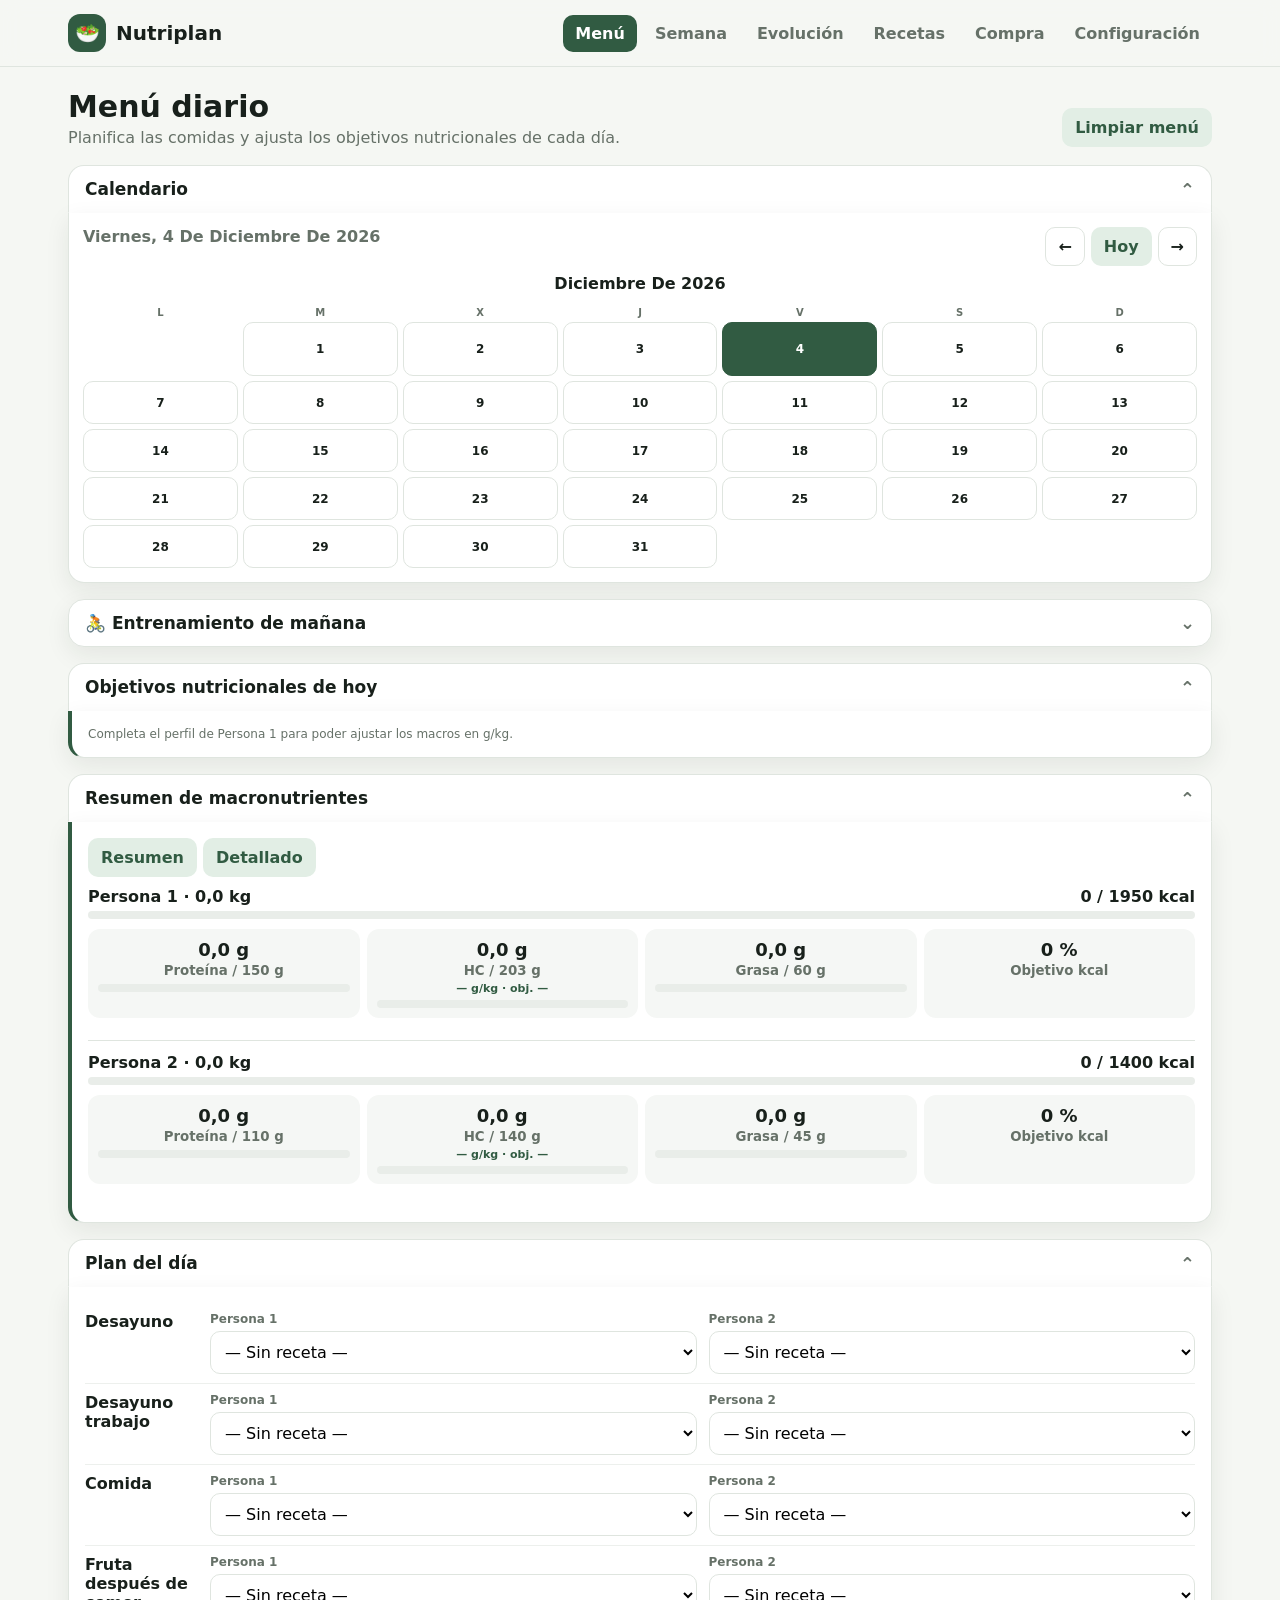
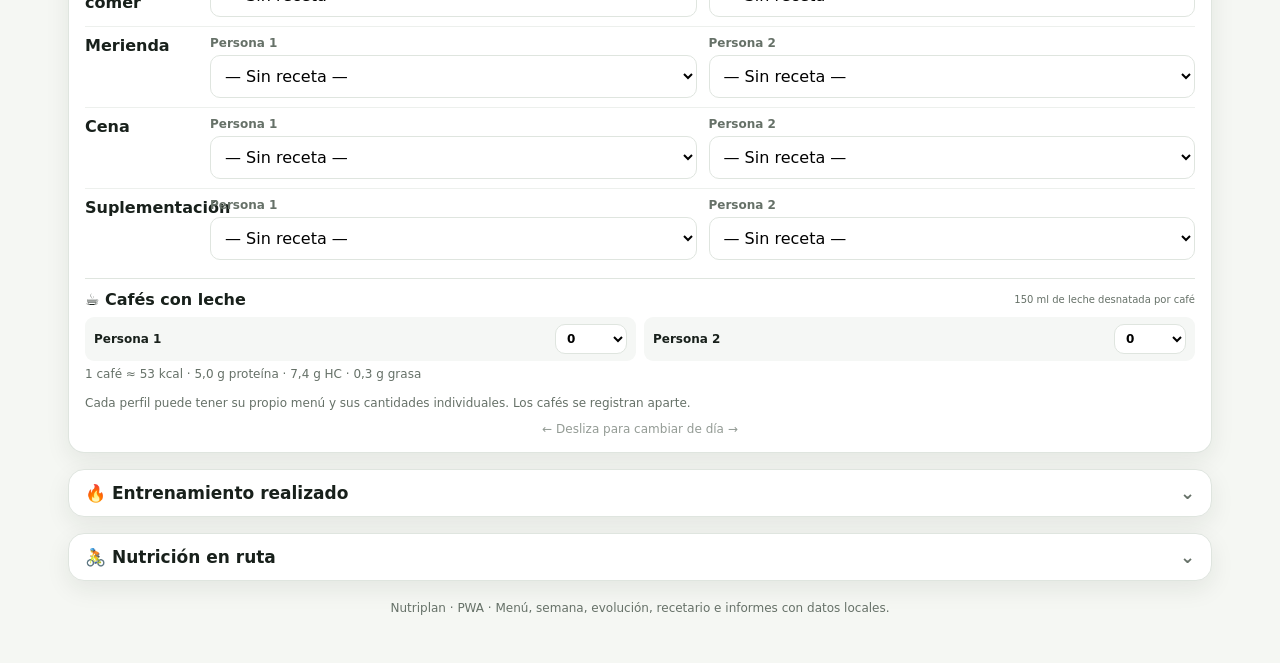
<file: index.html>
<!doctype html>
<html lang="es">
<head>
<meta charset="utf-8">
<meta name="viewport" content="width=device-width,initial-scale=1,viewport-fit=cover">
<title>Nutriplan</title>
<meta name="theme-color" content="#315b42">
<meta name="application-name" content="Nutriplan">
<meta name="description" content="Planificador nutricional de los perfiles: menús, recetas, evolución, macros e informes.">
<meta name="mobile-web-app-capable" content="yes">
<meta name="apple-mobile-web-app-capable" content="yes">
<meta name="apple-mobile-web-app-status-bar-style" content="default">
<meta name="apple-mobile-web-app-title" content="Nutriplan">
<link rel="manifest" href="manifest.webmanifest">
<link rel="icon" type="image/png" sizes="192x192" href="icons/icon-192.png">
<link rel="apple-touch-icon" href="icons/icon-192.png">

<link rel="stylesheet" href="app.css">
</head>
<body>
<div class="app">
<header class="topbar">
  <div class="topinner">
    <div class="brand"><div class="logo">🥗</div><div>Nutriplan</div></div>
    <nav>
      <button class="navbtn active" data-view="plannerView">Menú</button>
      <button class="navbtn" data-view="weekView">Semana</button>
      <button class="navbtn" data-view="evolutionView">Evolución</button>
      <button class="navbtn" data-view="recipesView">Recetas</button>
      <button class="navbtn" data-view="shoppingView">Compra</button>
      <button class="navbtn" data-view="configView">Configuración</button>
    </nav>
  </div>
</header>
<main>
<section id="plannerView" class="view active">
  <div class="hero">
    <div><h1>Menú diario</h1><p class="sub">Planifica las comidas y ajusta los objetivos nutricionales de cada día.</p></div>
    <button class="btn soft no-print" id="resetMenu">Limpiar menú</button>
  </div>

  <details class="menu-disclosure" open>
    <summary>Calendario</summary>
    <div class="panel calendar-panel">
      <div class="calendar-head">
        <div><span class="date-title" id="selectedDateTitle"></span></div>
        <div class="calendar-nav no-print">
          <button class="btn" id="prevMonth">←</button>
          <button class="btn soft" id="todayBtn">Hoy</button>
          <button class="btn" id="nextMonth">→</button>
        </div>
      </div>
      <div class="calendar-month-title" id="calendarMonthTitle"></div>
      <div class="calendar-weekdays">
        <span>L</span><span>M</span><span>X</span><span>J</span><span>V</span><span>S</span><span>D</span>
      </div>
      <div class="calendar-grid" id="monthCalendar"></div>
    </div>
  </details>

  <details class="menu-disclosure">
    <summary>🚴 Entrenamiento de mañana</summary>
    <div id="trainingTomorrow"></div>
  </details>

  <details class="menu-disclosure" open>
    <summary>Objetivos nutricionales de hoy</summary>
    <div id="dailyMacroGoals"></div>
  </details>

  <details class="menu-disclosure" open>
    <summary>Resumen de macronutrientes</summary>
    <div class="panel macro-summary-panel">
      <div class="report-head report-head-actions">
        <div class="report-open-actions no-print">
          <button class="btn soft" type="button" id="openDailyReport">Resumen</button>
          <button class="btn soft" type="button" id="openDetailedDailyReport">Detallado</button>
        </div>
      </div>
      <div id="dayTotals"></div>
    </div>
  </details>

  <details class="menu-disclosure" open>
    <summary>Plan del día</summary>
    <div class="panel" id="dailySwipeArea">
      <div id="menuSlots"></div>
      <div id="coffeePanel"></div>
      <p class="small">Cada perfil puede tener su propio menú y sus cantidades individuales. Los cafés se registran aparte.</p>
      <div class="small swipe-hint no-print">← Desliza para cambiar de día →</div>
    </div>
  </details>

  <details class="menu-disclosure">
    <summary>🔥 Entrenamiento realizado</summary>
    <div id="exerciseCaloriesPanel"></div>
  </details>

  <details class="menu-disclosure">
    <summary>🚴 Nutrición en ruta</summary>
    <div id="routeNutrition"></div>
  </details>
</section>

<section id="weekView" class="view">
  <div class="hero">
    <div>
      <h1>Semana completa</h1>
      <p class="sub">Vista semanal del menú de los perfiles.</p>
    </div>
  </div>
  <div class="panel">
    <div class="week-head">
      <div>
        <h2 style="margin-bottom:3px">Plan semanal</h2>
        <div class="small" id="weekRange"></div>
      </div>
      <div class="week-nav no-print">
        <button class="btn" id="prevWeek">← Semana</button>
        <button class="btn" id="nextWeek">Semana →</button>
      </div>
    </div>
    <div class="week-grid" id="weekGrid"></div>
  </div>
</section>

<section id="evolutionView" class="view">
  <div class="hero">
    <div>
      <h1>Evolución</h1>
      <p class="sub">Registra peso y composición corporal. El peso alimenta automáticamente el cálculo de calorías, macros y raciones.</p>
    </div>
  </div>

  <div class="panel" style="margin-bottom:16px">
    <p class="small" style="line-height:1.55;margin:0">
      Se conserva todo el histórico corporal: peso, grasa, grasa visceral, IMC, músculo, proteína, agua, metabolismo basal y masa ósea.
      El <b>peso</b> de cada registro entra en vigor desde su fecha hasta el siguiente pesaje y es el que utiliza Nutriplan
      automáticamente para calcular calorías, macros y raciones.
    </p>
  </div>

  <div class="evolution-grid" id="evolutionCards"></div>
</section>

<section id="recipesView" class="view">
  <div class="hero"><div><h1>Recetario</h1><p class="sub">Las recetas actuales de la base de datos.</p></div></div>
  <div class="controls"><input id="search" class="search" placeholder="Buscar receta o ingrediente…"></div>
  <div class="pills" id="typeFilters"></div>
  <div class="grid cards" id="recipeCards"></div>
</section>

<section id="shoppingView" class="view">
  <div class="hero"><div><h1>Lista de la compra</h1><p class="sub">Se genera con todas las recetas planificadas en la semana seleccionada.</p></div>
  <button id="clearChecks" class="btn soft no-print">Desmarcar</button></div>
  <div class="panel" id="shoppingList"></div>
</section>


<section id="configView" class="view">
  <div class="hero">
    <div>
      <h1>Configuración</h1>
      <p class="sub">Calcula las necesidades energéticas y los macros de los perfiles.</p>
    </div>
    <button class="btn soft no-print" id="resetConfig">Restaurar valores actuales</button>
  </div>

  <div class="panel pwa-manage-panel" style="margin-bottom:16px">
    <div class="pwa-manage-head">
      <div>
        <h2 style="margin-bottom:3px">Aplicación y datos</h2>
        <div class="small">PWA instalable, recetario actualizable y copia de seguridad local.</div>
      </div>
      <span class="pwa-status-badge" id="pwaInstallState">Web</span>
    </div>
    <div class="pwa-manage-grid">
      <div class="pwa-info-box"><b>Base de recetas</b><span id="pwaDataVersion">—</span></div>
      <div class="pwa-info-box"><b>Modo</b><span id="pwaModeText">Navegador</span></div>
    </div>
    <div class="config-actions no-print">
      <button class="btn primary" id="installPwaBtn" type="button" hidden>Instalar Nutriplan</button>
      <button class="btn soft" id="exportBackupBtn" type="button">Exportar copia</button>
      <label class="btn soft backup-import-label">Importar copia<input id="importBackupInput" type="file" accept="application/json,.json"></label>
      <button class="btn" id="checkPwaUpdateBtn" type="button">Buscar actualización</button>
    </div>
    <div class="small pwa-manage-help">
      Las recetas viven en <b>nutriplan-data.js</b>. Al publicar una versión nueva de ese archivo, la PWA la consulta de nuevo al abrirse.
      Los menús, evolución, cafés y ajustes personales se guardan localmente y no se sustituyen al actualizar el recetario.
    </div>
  </div>


  <div class="panel sync-panel" style="margin-bottom:16px">
    <div class="pwa-manage-head">
      <div>
        <h2 style="margin-bottom:3px">Sincronización entre dispositivos</h2>
        <div class="small">Comparte menús, evolución, actividad, cafés, ajustes, recetas personalizadas y fotos entre móvil y PC.</div>
      </div>
      <span class="pwa-status-badge" id="cloudSyncBadge">No configurada</span>
    </div>

    <div class="sync-status-grid">
      <div class="pwa-info-box"><b>Cuenta</b><span id="cloudSyncAccount">—</span></div>
      <div class="pwa-info-box"><b>Última sincronización</b><span id="cloudSyncLast">—</span></div>
    </div>

    <details class="sync-setup" id="cloudSyncSetup">
      <summary>Configurar servicio privado</summary>
      <div class="sync-form">
        <label><span>URL de Supabase</span><input id="cloudSyncUrl" type="url" autocomplete="off" placeholder="https://xxxx.supabase.co"></label>
        <label><span>Clave pública (publishable / anon)</span><input id="cloudSyncAnonKey" type="password" autocomplete="off" placeholder="sb_publishable_…"></label>
      </div>
      <div class="config-actions no-print">
        <button class="btn soft" id="cloudSyncSaveConfig" type="button">Guardar configuración</button>
        <button class="btn soft danger-lite" id="cloudSyncClearConfig" type="button">Borrar configuración local</button>
      </div>
      <div class="small pwa-manage-help">Nunca introduzcas una <b>service_role key</b>. Nutriplan solo necesita la clave pública del proyecto; el acceso a tus datos se protege con inicio de sesión y RLS.</div>
    </details>

    <div class="sync-auth" id="cloudSyncAuth">
      <div class="sync-form">
        <label><span>Correo</span><input id="cloudSyncEmail" type="email" autocomplete="email" placeholder="tu@correo.es"></label>
        <label><span>Contraseña</span><input id="cloudSyncPassword" type="password" autocomplete="current-password" placeholder="Contraseña de sincronización"></label>
      </div>
      <div class="config-actions no-print">
        <button class="btn primary" id="cloudSyncLogin" type="button">Iniciar sesión</button>
        <button class="btn soft" id="cloudSyncSignup" type="button">Crear cuenta</button>
      </div>
    </div>

    <div class="sync-connected" id="cloudSyncConnected" hidden>
      <div class="config-actions no-print">
        <button class="btn primary" id="cloudSyncNow" type="button">Sincronizar ahora</button>
        <button class="btn soft" id="cloudSyncPush" type="button">Subir este dispositivo</button>
        <button class="btn soft" id="cloudSyncPull" type="button">Descargar nube</button>
        <button class="btn soft" id="cloudSyncLogout" type="button">Cerrar sesión</button>
      </div>
      <div class="sync-conflict" id="cloudSyncConflict" hidden>
        <b>Hay cambios distintos en este dispositivo y en la nube.</b>
        <div class="small">Elige qué copia quieres conservar. No se sobrescribe automáticamente una copia en conflicto.</div>
      </div>
    </div>

    <div class="small pwa-manage-help" id="cloudSyncHelp">
      Tras vincular por primera vez cada dispositivo, Nutriplan sincroniza automáticamente al guardar cambios y al volver a abrir la app.
    </div>
  </div>

  <div class="panel" style="margin-bottom:16px">
    <h2>Cómo calcula Nutriplan</h2>
    <p class="small" style="line-height:1.55;margin:0">
      Metabolismo basal mediante Mifflin-St Jeor → factor de actividad → gasto de mantenimiento estimado.
      Después se aplica el déficit elegido. Por defecto, la proteína y la grasa se fijan en g/kg y los hidratos completan las calorías restantes.
      En <b>Menú</b> puedes hacer un ajuste excepcional de proteína, hidratos y grasa para una fecha concreta sin modificar esta configuración general.
      <b>Las raciones del recetario se adaptan automáticamente</b> a los objetivos efectivos del día: las fuentes principales de proteína, hidratos y grasa cambian de cantidad según corresponda.
    </p>
  </div>

  <div class="config-grid" id="configCards"></div>
</section>

<section id="detailView" class="view">
  <div class="hero no-print"><button class="btn" id="backRecipes">← Volver</button><button class="btn" onclick="window.print()">Imprimir ficha</button></div>
  <div id="recipeDetail"></div>
</section>

<div class="footer-note">Nutriplan · PWA · Menú, semana, evolución, recetario e informes con datos locales.</div>

<div id="dailyReportModal" class="report-modal" aria-hidden="true">
  <div class="report-backdrop" data-close-report></div>
  <section class="report-dialog" role="dialog" aria-modal="true" aria-labelledby="dailyReportTitle">
    <div class="report-toolbar no-print">
      <button class="btn soft" type="button" data-close-report>← Volver</button>
      <div class="report-toolbar-actions">
        <div class="report-mode-switch">
          <button class="btn soft report-mode-btn" type="button" data-report-mode="summary">Resumen</button>
          <button class="btn soft report-mode-btn" type="button" data-report-mode="detailed">Detallado</button>
        </div>
        <button class="btn soft" type="button" id="copyDailyReport">Copiar</button>
        <button class="btn primary" type="button" id="printDailyReport">Imprimir / PDF</button>
      </div>
    </div>
    <div id="dailyReportContent" class="daily-report"></div>
  </section>
</div>

</main>
</div>

<script src="nutriplan-data.js"></script>
<script src="nutriplan-entrenamientos-data.js"></script>
<script src="nutrition-engine.js"></script>
<script src="app.js"></script>
<script src="cloud-sync.js"></script>
</body>
</html>
</file>
<file: app.css>
:root{
  --bg:#f5f7f3; --card:#ffffff; --ink:#18201b; --muted:#667168;
  --brand:#315b42; --brand2:#e2eee5; --accent:#d7a85b; --line:#dfe5df;
  --danger:#a94b4b; --shadow:0 8px 24px rgba(26,42,31,.08);
  --p:#5078a8; --c:#b5803d; --f:#8a5d92;
}
*{box-sizing:border-box}
body{margin:0;font-family:Inter,ui-sans-serif,system-ui,-apple-system,Segoe UI,Roboto,Arial,sans-serif;background:var(--bg);color:var(--ink)}
button,select,input{font:inherit}
button{cursor:pointer}
.app{min-height:100vh}
.topbar{position:sticky;top:0;z-index:20;background:rgba(245,247,243,.92);backdrop-filter:blur(10px);border-bottom:1px solid var(--line)}
.topinner{max-width:1180px;margin:auto;padding:14px 18px;display:flex;align-items:center;justify-content:space-between;gap:16px}
.brand{display:flex;align-items:center;gap:10px;font-weight:800;font-size:20px}
.logo{width:38px;height:38px;border-radius:12px;background:var(--brand);color:#fff;display:grid;place-items:center;font-size:20px}
.version{font-size:12px;color:var(--muted);font-weight:600}
nav{display:flex;gap:6px;flex-wrap:wrap}
.navbtn{border:0;background:transparent;padding:9px 12px;border-radius:10px;color:var(--muted);font-weight:700}
.navbtn.active{background:var(--brand);color:#fff}
main{max-width:1180px;margin:auto;padding:22px 18px 48px}
.view{display:none}.view.active{display:block}
.hero{display:flex;align-items:end;justify-content:space-between;gap:14px;margin-bottom:18px}
h1{font-size:30px;margin:0 0 4px}.sub{color:var(--muted);margin:0}
.btn{border:1px solid var(--line);background:#fff;border-radius:10px;padding:9px 12px;font-weight:750;color:var(--ink)}
.btn.primary{background:var(--brand);border-color:var(--brand);color:#fff}
.btn.soft{background:var(--brand2);border-color:transparent;color:var(--brand)}
.grid{display:grid;gap:16px}
.grid.cards{grid-template-columns:repeat(auto-fit,minmax(260px,1fr))}
.card{background:var(--card);border:1px solid var(--line);border-radius:16px;box-shadow:var(--shadow);overflow:hidden}
.cardbody{padding:16px}
.recipe-cover{height:150px;background:linear-gradient(135deg,#dce9df,#f3e7cf);display:flex;align-items:center;justify-content:center;position:relative;overflow:hidden}
.recipe-cover img{width:100%;height:100%;object-fit:cover}
.recipe-placeholder{font-size:46px;opacity:.45}
.tag{display:inline-block;font-size:11px;font-weight:800;padding:5px 8px;border-radius:999px;background:var(--brand2);color:var(--brand);margin:0 4px 4px 0}
.recipe-title{font-weight:850;font-size:17px;line-height:1.25;margin:8px 0}
.macroline{display:grid;grid-template-columns:repeat(4,1fr);gap:6px;margin:12px 0}
.macrobox{background:#f7f9f7;border-radius:10px;padding:8px;text-align:center}
.macrobox b{display:block;font-size:15px}.macrobox span{font-size:10px;color:var(--muted);font-weight:700}
.controls{display:flex;gap:8px;align-items:center;flex-wrap:wrap}
.search{width:100%;max-width:360px;padding:11px 12px;border:1px solid var(--line);border-radius:11px;background:#fff}
.pills{display:flex;gap:7px;flex-wrap:wrap;margin:10px 0 18px}
.pill{border:1px solid var(--line);background:#fff;color:var(--muted);border-radius:999px;padding:7px 11px;font-size:12px;font-weight:750}
.pill.active{background:var(--brand);color:#fff;border-color:var(--brand)}
.panel{background:#fff;border:1px solid var(--line);border-radius:16px;padding:16px;box-shadow:var(--shadow)}
.panel h2{margin:0 0 12px;font-size:19px}
.two{display:grid;grid-template-columns:1.15fr .85fr;gap:16px}
.menu-row{display:grid;grid-template-columns:115px 1fr;gap:10px;align-items:center;padding:9px 0;border-bottom:1px solid #edf0ed}
.menu-row:last-child{border-bottom:0}
.menu-row label{font-weight:800}
select{width:100%;padding:10px;border:1px solid var(--line);border-radius:10px;background:#fff}
.profile-kpis{display:grid;grid-template-columns:repeat(4,1fr);gap:7px;margin:10px 0}
.kpi{padding:10px;border-radius:12px;background:#f5f7f5;text-align:center}
.kpi strong{display:block;font-size:18px}.kpi small{color:var(--muted);font-weight:700}
.progress{height:8px;background:#e9ede9;border-radius:99px;overflow:hidden;margin-top:5px}.progress>i{display:block;height:100%;background:var(--brand);border-radius:99px}
.person-block{padding:12px 0;border-top:1px solid var(--line)}.person-block:first-child{border-top:0;padding-top:0}
.person-title{display:flex;justify-content:space-between;gap:10px;align-items:center;font-weight:850}
.shopping-row{display:grid;grid-template-columns:24px 1fr auto;gap:10px;padding:10px 0;border-bottom:1px solid #edf0ed;align-items:center}
.shopping-row:last-child{border-bottom:0}.shopping-row.done{opacity:.45;text-decoration:line-through}
.qty{font-weight:800;color:var(--brand)}
.empty{padding:26px;text-align:center;color:var(--muted)}
.detail{display:grid;grid-template-columns:minmax(0,1fr) 340px;gap:18px}
.detail-cover{height:270px;border-radius:16px;overflow:hidden;background:linear-gradient(135deg,#dce9df,#f3e7cf);display:grid;place-items:center}
.detail-cover img{width:100%;height:100%;object-fit:cover}
.detail h1{font-size:27px}
.ingredient-table{width:100%;border-collapse:collapse}.ingredient-table th,.ingredient-table td{padding:9px 7px;border-bottom:1px solid #edf0ed;text-align:left;font-size:13px}
.ingredient-table th{color:var(--muted);font-size:11px;text-transform:uppercase;letter-spacing:.04em}
.note{background:#f7f4ea;border-left:4px solid var(--accent);border-radius:8px;padding:12px;color:#4c493f;line-height:1.45}
.person-tabs{display:flex;gap:6px;margin:12px 0}.person-tabs button{border:1px solid var(--line);background:#fff;padding:8px 10px;border-radius:9px;font-weight:750}.person-tabs button.active{background:var(--brand);color:#fff}
.filelab{display:block;text-align:center;margin-top:10px}.filelab input{display:none}
.macrobar{display:flex;height:10px;border-radius:99px;overflow:hidden;background:#eee;margin:9px 0 5px}.macrobar span:nth-child(1){background:var(--p)}.macrobar span:nth-child(2){background:var(--c)}.macrobar span:nth-child(3){background:var(--f)}
.macrolegend{display:flex;gap:12px;flex-wrap:wrap;font-size:11px;color:var(--muted);font-weight:700}
.adjust-box{margin:18px 0;padding:14px;border:1px solid var(--line);border-radius:14px;background:#f8faf8}
.adjust-head{display:flex;justify-content:space-between;align-items:center;gap:10px;flex-wrap:wrap;margin-bottom:10px}
.adjust-mode{display:flex;gap:6px;flex-wrap:wrap}
.adjust-mode button{border:1px solid var(--line);background:#fff;padding:7px 9px;border-radius:9px;font-weight:750;color:var(--muted)}
.adjust-mode button.active{background:var(--brand);color:#fff;border-color:var(--brand)}
.adjust-grid{display:grid;grid-template-columns:repeat(2,minmax(0,1fr));gap:10px}
.adjust-field{display:flex;flex-direction:column;gap:5px}
.adjust-field label{font-size:11px;color:var(--muted);font-weight:800}
.adjust-field input{width:100%;padding:9px;border:1px solid var(--line);border-radius:9px;background:#fff}
.macro-inputs{display:grid;grid-template-columns:repeat(3,1fr);gap:7px}
.lock-cell{white-space:nowrap}
.lock-wrap{display:inline-flex;align-items:center;gap:5px;font-size:11px;color:var(--muted);font-weight:700}
.lock-wrap input{accent-color:var(--brand)}
.adjust-note{font-size:11px;color:var(--muted);line-height:1.4;margin-top:8px}
.adjust-summary{margin-top:10px;padding:10px;border-radius:10px;background:#fff;border:1px solid var(--line)}
@media(max-width:580px){.adjust-grid{grid-template-columns:1fr}.macro-inputs{grid-template-columns:1fr 1fr 1fr}}

.dot{display:inline-block;width:8px;height:8px;border-radius:50%;margin-right:4px}.dp{background:var(--p)}.dc{background:var(--c)}.df{background:var(--f)}
.small{font-size:12px;color:var(--muted)}
.config-grid{display:grid;grid-template-columns:repeat(2,minmax(0,1fr));gap:16px}
.config-form{display:grid;grid-template-columns:repeat(2,minmax(0,1fr));gap:11px}
.field{display:flex;flex-direction:column;gap:6px}
.field.full{grid-column:1/-1}
.field label{font-size:12px;color:var(--muted);font-weight:800}
.field input,.field select{width:100%;padding:10px 11px;border:1px solid var(--line);border-radius:10px;background:#fff;color:var(--ink)}
.range-row{display:grid;grid-template-columns:1fr 72px;gap:10px;align-items:center}
.range-row input[type="range"]{padding:0;border:0}
.calcbox{background:#f5f7f5;border:1px solid var(--line);border-radius:13px;padding:12px;margin-top:12px}
.calcgrid{display:grid;grid-template-columns:repeat(2,1fr);gap:8px}
.calcitem{background:#fff;border-radius:10px;padding:9px;text-align:center}
.calcitem strong{display:block;font-size:17px}.calcitem small{color:var(--muted);font-weight:700}
.warning{margin-top:10px;padding:9px 10px;border-radius:9px;background:#fff7e8;color:#6a512c;font-size:12px;line-height:1.4}
.config-actions{display:flex;gap:8px;flex-wrap:wrap;margin-top:14px}
@media(max-width:820px){.config-grid{grid-template-columns:1fr}.config-form{grid-template-columns:1fr 1fr}}
@media(max-width:520px){.config-form{grid-template-columns:1fr}.field.full{grid-column:auto}}
.footer-note{margin-top:20px;color:var(--muted);font-size:12px;text-align:center}
.date-toolbar{display:flex;gap:8px;align-items:center;flex-wrap:wrap;margin-bottom:14px}
.date-picker{padding:9px 11px;border:1px solid var(--line);border-radius:10px;background:#fff;color:var(--ink);font-weight:750}
.date-title{font-weight:850;color:var(--brand);min-width:180px}
.week-head{display:flex;align-items:center;justify-content:space-between;gap:10px;margin-bottom:12px}
.week-nav{display:flex;gap:7px;align-items:center}
.week-grid{display:grid;grid-template-columns:repeat(7,minmax(145px,1fr));gap:9px;overflow-x:auto;padding-bottom:5px}
.week-day{border:1px solid var(--line);background:#fff;border-radius:13px;padding:10px;min-height:185px;cursor:pointer;transition:.15s}
.week-day:hover{border-color:#9eb6a5;transform:translateY(-1px)}
.week-day.selected{border:2px solid var(--brand);background:#f4faf6}
.week-day.today .week-date{color:var(--accent)}
.week-date{font-size:13px;font-weight:900;margin-bottom:8px;text-transform:capitalize}
.week-meal{font-size:11px;line-height:1.25;padding:5px 0;border-top:1px solid #edf0ed}
.week-meal:first-of-type{border-top:0}
.week-meal b{display:block;color:var(--muted);font-size:9px;text-transform:uppercase;letter-spacing:.03em;margin-bottom:2px}
.week-empty{color:#a0a8a1;font-style:italic}
.week-kcal{margin-top:8px;padding-top:7px;border-top:1px solid var(--line);font-size:10px;color:var(--muted);font-weight:750}
.week-kcal strong{color:var(--brand)}
.weight-panel{display:grid;grid-template-columns:repeat(2,minmax(0,1fr));gap:10px;margin-top:12px}
.weight-card{background:#f7f9f7;border:1px solid var(--line);border-radius:12px;padding:11px}
.weight-card-title{display:flex;align-items:center;justify-content:space-between;gap:8px;margin-bottom:7px}
.weight-card-title b{font-size:13px}
.weight-line{display:grid;grid-template-columns:1fr auto;gap:8px;align-items:center}
.weight-line input{width:100%;padding:9px 10px;border:1px solid var(--line);border-radius:9px;background:#fff}
.weight-status{font-size:11px;color:var(--muted);margin-top:6px;line-height:1.35}
.weight-effective{font-weight:850;color:var(--brand)}
.evolution-grid{display:grid;grid-template-columns:repeat(2,minmax(0,1fr));gap:16px}
.evolution-form{display:grid;grid-template-columns:repeat(3,minmax(0,1fr));gap:9px}
.evolution-form .field{min-width:0}
.evolution-form-actions{display:flex;gap:8px;flex-wrap:wrap;margin-top:12px}
.evolution-history{margin-top:16px;overflow:auto}
.evolution-table{width:100%;border-collapse:collapse;min-width:900px}
.evolution-table th,.evolution-table td{padding:8px 7px;border-bottom:1px solid #edf0ed;text-align:right;font-size:12px;white-space:nowrap}
.evolution-table th:first-child,.evolution-table td:first-child{text-align:left}
.evolution-table th{font-size:10px;color:var(--muted);text-transform:uppercase;letter-spacing:.03em}
.evolution-table td.actions{text-align:left}
.source-badge{display:inline-block;font-size:10px;font-weight:850;border-radius:999px;padding:4px 7px;background:var(--brand2);color:var(--brand);margin-left:5px}
.evo-current{display:grid;grid-template-columns:repeat(3,minmax(0,1fr));gap:8px;margin:10px 0 14px}
.evo-kpi{background:#f5f7f5;border-radius:11px;padding:9px;text-align:center}
.evo-kpi strong{display:block;font-size:17px}
.evo-kpi small{font-size:10px;color:var(--muted);font-weight:750}
.charts-grid{display:grid;grid-template-columns:repeat(2,minmax(0,1fr));gap:12px;margin-top:16px}
.chart-card{background:#fff;border:1px solid var(--line);border-radius:14px;padding:12px;overflow:hidden}
.chart-head{display:flex;justify-content:space-between;gap:8px;align-items:baseline;margin-bottom:4px}
.chart-head b{font-size:13px}
.chart-head span{font-size:11px;color:var(--muted);font-weight:750}
.chart-svg{display:block;width:100%;height:145px}
.chart-empty{height:120px;display:grid;place-items:center;color:var(--muted);font-size:12px}
.chart-axis{stroke:#dfe5df;stroke-width:1}
.chart-line{fill:none;stroke:var(--brand);stroke-width:2.4;stroke-linecap:round;stroke-linejoin:round}
.chart-dot{fill:#fff;stroke:var(--brand);stroke-width:1.8}
.chart-label{font-size:9px;fill:#7b857d}
@media(max-width:820px){
  .evolution-grid,.charts-grid{grid-template-columns:1fr}
  .evolution-form{grid-template-columns:repeat(2,minmax(0,1fr))}
}
@media(max-width:560px){
  .evolution-form{grid-template-columns:1fr 1fr}
  .evo-current{grid-template-columns:repeat(2,minmax(0,1fr))}
}
#dailySwipeArea{touch-action:pan-y;overscroll-behavior-x:contain;transition:transform .16s ease,opacity .16s ease;user-select:none;-webkit-user-select:none}
#dailySwipeArea.swipe-left{transform:translateX(-18px);opacity:.72}
#dailySwipeArea.swipe-right{transform:translateX(18px);opacity:.72}
.swipe-hint{text-align:center;margin-top:10px;opacity:.7}
@media(max-width:580px){.weight-panel{grid-template-columns:1fr}}
@media(max-width:820px){
  .week-grid{grid-template-columns:repeat(7,155px)}
  .week-head{align-items:flex-start;flex-direction:column}
}

@media(max-width:820px){
  .topinner{align-items:flex-start;flex-direction:column}.two,.detail{grid-template-columns:1fr}.detail-cover{height:220px}
  h1{font-size:25px}.profile-kpis{grid-template-columns:repeat(2,1fr)}.menu-row{grid-template-columns:85px 1fr}
  nav{width:100%}.navbtn{flex:1}
}
@media print{
  .topbar,.no-print,.filelab,.footer-note{display:none!important}
  body{background:#fff}.card,.panel{box-shadow:none}.view{display:none!important}#detailView.active{display:block!important}
  main{padding:0}.detail{grid-template-columns:1fr}.detail-cover{height:180px}
}
.recipe-code{display:inline-block;font-size:10px;font-weight:900;letter-spacing:.04em;padding:4px 7px;border-radius:999px;background:#eef5ef;color:var(--brand);border:1px solid var(--line);margin-right:6px;margin-bottom:5px}

/* Menú diario: secciones plegables */
.menu-disclosure{margin-bottom:16px}
.menu-disclosure>summary{
  list-style:none;
  cursor:pointer;
  display:flex;
  align-items:center;
  justify-content:space-between;
  gap:12px;
  padding:13px 16px;
  border:1px solid var(--line);
  border-radius:16px;
  background:#fff;
  box-shadow:var(--shadow);
  font-size:17px;
  font-weight:850;
  color:var(--text);
  user-select:none;
  -webkit-user-select:none;
}
.menu-disclosure>summary::-webkit-details-marker{display:none}
.menu-disclosure>summary::after{
  content:"⌄";
  flex:0 0 auto;
  color:var(--muted);
  font-size:18px;
  line-height:1;
  transition:transform .16s ease;
}
.menu-disclosure[open]>summary{
  border-radius:16px 16px 0 0;
  border-bottom-color:transparent;
  box-shadow:none;
}
.menu-disclosure[open]>summary::after{transform:rotate(180deg)}
.menu-disclosure>.panel,
.menu-disclosure>div>.panel{
  margin-bottom:0!important;
  border-radius:0 0 16px 16px;
  border-top:0;
}
.menu-disclosure>div:empty{display:none}
.menu-disclosure .training-panel,
.menu-disclosure .daily-macro-panel,
.menu-disclosure .route-panel{margin-bottom:0}
.macro-summary-panel{border-left:4px solid var(--brand)}
.report-head-actions{justify-content:flex-end;margin-bottom:8px}
@media(max-width:520px){
  .menu-disclosure>summary{padding:12px 13px;font-size:15px}
}

.training-panel{margin-bottom:16px;border-left:4px solid var(--brand)}
.training-head{display:flex;align-items:flex-start;justify-content:space-between;gap:10px;margin-bottom:10px}
.training-head h2{margin:0 0 3px}
.training-mode{display:flex;gap:7px;flex-wrap:wrap;margin:9px 0 12px}
.training-mode button{border:1px solid var(--line);background:#fff;color:var(--muted);border-radius:999px;padding:7px 11px;font-size:11px;font-weight:800}
.training-mode button.active{background:var(--brand);color:#fff;border-color:var(--brand)}
.training-grid{display:grid;grid-template-columns:repeat(2,minmax(0,1fr));gap:9px}
.training-grid .field{min-width:0}
.training-apply{display:flex;align-items:flex-start;gap:8px;margin:11px 0;font-size:11px;color:var(--muted);line-height:1.35}
.training-apply input{margin-top:2px;accent-color:var(--brand)}
.training-result{background:var(--brand2);border-radius:11px;padding:10px 11px;color:#365b46;font-size:11px;line-height:1.45}
.training-result strong{font-size:13px;color:var(--brand)}
.training-day-note{background:var(--brand2);border-radius:11px;padding:9px 10px;margin-bottom:10px;color:#365b46;font-size:11px;line-height:1.4}
.hckg{display:block;color:var(--brand);font-weight:900;margin-top:3px;font-size:11px}
@media(max-width:560px){.training-grid{grid-template-columns:1fr}}


.daily-macro-panel{margin-bottom:16px;border-left:4px solid var(--brand)}
.daily-macro-head{display:flex;align-items:flex-start;justify-content:space-between;gap:10px;margin-bottom:10px}
.daily-macro-head h2{margin:0 0 3px}
.daily-macro-status{display:inline-flex;align-items:center;justify-content:center;border-radius:999px;padding:5px 9px;background:var(--brand2);color:var(--brand);font-size:10px;font-weight:900;white-space:nowrap}
.daily-macro-status.manual{background:#fff7e8;color:#6a512c}
.daily-macro-tabs{display:flex;gap:7px;flex-wrap:wrap;margin:8px 0 12px}
.daily-macro-tabs button{border:1px solid var(--line);background:#fff;color:var(--muted);border-radius:999px;padding:7px 11px;font-size:11px;font-weight:800}
.daily-macro-tabs button.active{background:var(--brand);color:#fff;border-color:var(--brand)}
.daily-macro-grid{display:grid;grid-template-columns:repeat(3,minmax(0,1fr));gap:10px}
.daily-macro-field{min-width:0;background:#f8faf8;border:1px solid var(--line);border-radius:12px;padding:10px}
.daily-macro-label{display:flex;align-items:baseline;justify-content:space-between;gap:8px;margin-bottom:7px}
.daily-macro-label label{font-size:11px;color:var(--muted);font-weight:850}
.daily-macro-label b{font-size:11px;color:var(--brand);text-align:right}
.daily-macro-summary{display:flex;flex-direction:column;gap:3px;margin-top:11px;background:var(--brand2);border-radius:11px;padding:10px 11px;color:#365b46;font-size:11px;line-height:1.4}
.daily-macro-summary strong{font-size:13px;color:var(--brand)}
.daily-macro-summary small{font-size:10px;color:var(--muted)}
.daily-macro-actions{display:flex;gap:8px;flex-wrap:wrap;margin-top:10px}
@media(max-width:760px){.daily-macro-grid{grid-template-columns:1fr}}
@media(max-width:520px){.daily-macro-head{flex-direction:column}.daily-macro-status{align-self:flex-start}.daily-macro-label{align-items:flex-start;flex-direction:column;gap:2px}}

.route-panel{margin-bottom:16px;border-left:4px solid #6a8fc9}
.route-head{display:flex;justify-content:space-between;gap:10px;align-items:flex-start;margin-bottom:10px}
.route-grid{display:grid;grid-template-columns:repeat(4,minmax(0,1fr));gap:9px}
.route-grid .field{min-width:0}
.route-summary{margin-top:11px;background:#eef4fb;border-radius:11px;padding:10px 11px;color:#385475;font-size:11px;line-height:1.45}
.route-summary strong{font-size:13px;color:#345d91}
.route-kpis{display:grid;grid-template-columns:repeat(3,minmax(0,1fr));gap:8px;margin-top:8px}
.route-kpi{background:#fff;border:1px solid #dce6f2;border-radius:9px;padding:8px;text-align:center}
.route-kpi b{display:block;font-size:15px}
.route-kpi small{font-size:10px;color:#68798f}
.route-note{font-size:10px;color:var(--muted);line-height:1.35;margin-top:8px}
@media(max-width:760px){.route-grid{grid-template-columns:repeat(2,minmax(0,1fr))}}
@media(max-width:420px){.route-kpis{grid-template-columns:1fr}}


.mix-table-wrap{overflow-x:auto;-webkit-overflow-scrolling:touch}
.mix-table{min-width:570px}
.mix-table th,.mix-table td{text-align:right;white-space:nowrap}
.mix-table th:first-child,.mix-table td:first-child{text-align:left}
.mix-table .mix-total td{border-top:2px solid var(--line);font-weight:900;background:#f7faf7}
.mix-share{font-weight:900;color:var(--brand)}
.mix-help{margin-top:9px;font-size:10px;line-height:1.4;color:var(--muted)}


/* Calendario mensual */
.calendar-panel{padding:14px}
.calendar-head{display:flex;align-items:flex-start;justify-content:space-between;gap:12px;margin-bottom:8px}
.calendar-nav{display:flex;gap:6px;align-items:center}
.calendar-month-title{text-align:center;font-size:16px;font-weight:900;text-transform:capitalize;margin:8px 0 10px}
.calendar-weekdays,.calendar-grid{display:grid;grid-template-columns:repeat(7,minmax(0,1fr));gap:5px}
.calendar-weekdays span{text-align:center;font-size:10px;font-weight:900;color:var(--muted);padding:4px 0}
.calendar-day{position:relative;min-height:43px;border:1px solid var(--line);border-radius:10px;background:#fff;color:var(--text);font-weight:800;cursor:pointer}
.calendar-day.empty{visibility:hidden;pointer-events:none}
.calendar-day.today{border-color:var(--brand);box-shadow:inset 0 0 0 1px var(--brand)}
.calendar-day.selected{background:var(--brand);color:#fff;border-color:var(--brand)}
.calendar-day.has-menu::after{content:"";position:absolute;width:5px;height:5px;border-radius:50%;bottom:5px;left:50%;transform:translateX(-50%);background:#8cae96}
.calendar-day.selected.has-menu::after{background:#fff}
.calendar-day .daynum{display:block;font-size:12px}
.date-title{display:block;font-weight:750;color:var(--muted);text-transform:capitalize}

/* El menú semanal es ahora una vista propia */
#weekView .week-grid{margin-top:12px}

/* Código de receta al final del nombre */
.recipe-code{margin-left:6px;margin-right:0;vertical-align:middle}

/* Evolución: tratamiento específico para móvil */
@media(max-width:640px){
  #evolutionView .hero{margin-bottom:10px}
  #evolutionView>.panel{padding:12px}
  #evolutionView .evolution-grid{display:block}
  #evolutionView .evolution-grid>.panel{padding:12px;margin-bottom:14px}
  #evolutionView .person-title{display:flex;flex-direction:column;align-items:flex-start;gap:4px}
  #evolutionView .evo-current{grid-template-columns:repeat(2,minmax(0,1fr));gap:7px}
  #evolutionView .evo-kpi{padding:8px 6px}
  #evolutionView .evo-kpi strong{font-size:15px}
  #evolutionView .evolution-form{grid-template-columns:1fr}
  #evolutionView .evolution-form-actions{display:grid;grid-template-columns:1fr 1fr}
  #evolutionView .charts-grid{grid-template-columns:1fr}
  #evolutionView .chart-card{padding:9px}
  #evolutionView .chart-svg{height:155px}

  #evolutionView .evolution-history{overflow:visible}
  #evolutionView .evolution-table{min-width:0;width:100%}
  #evolutionView .evolution-table thead{display:none}
  #evolutionView .evolution-table,
  #evolutionView .evolution-table tbody,
  #evolutionView .evolution-table tr,
  #evolutionView .evolution-table td{display:block;width:100%}
  #evolutionView .evolution-table tr{
    border:1px solid var(--line);border-radius:11px;padding:7px 9px;margin-bottom:9px;background:#fff
  }
  #evolutionView .evolution-table td{
    display:flex;justify-content:space-between;gap:12px;text-align:right!important;
    white-space:normal;border:0;padding:5px 0;font-size:11px
  }
  #evolutionView .evolution-table td::before{
    content:attr(data-label);font-weight:850;color:var(--muted);text-align:left
  }
  #evolutionView .evolution-table td.actions{
    display:flex!important;justify-content:flex-end;gap:6px;padding-top:8px
  }
  #evolutionView .evolution-table td.actions::before{display:none}
}

/* Navegación: permitir 6 pestañas sin desbordar en móvil */
@media(max-width:820px){
  nav{display:flex;flex-wrap:wrap;gap:3px}
  .navbtn{flex:1 1 28%;padding-left:7px;padding-right:7px}
}
@media(max-width:420px){
  .calendar-panel{padding:11px}
  .calendar-head{flex-direction:column}
  .calendar-nav{width:100%;justify-content:space-between}
  .calendar-day{min-height:39px;border-radius:8px;padding:4px}
  .calendar-weekdays,.calendar-grid{gap:3px}
}


/* ==========================================================
   RECETARIO / FICHA DE RECETA · DISEÑO MÓVIL
   ========================================================== */
@media(max-width:640px){
  /* Recetario */
  #recipesView .hero{
    margin-bottom:12px;
    align-items:flex-start;
  }
  #recipesView .hero h1{font-size:24px}
  #recipesView .sub{font-size:12px;line-height:1.35}

  #recipesView .controls{
    display:block;
    width:100%;
  }
  #recipesView .search{
    width:100%;
    max-width:none;
    padding:12px 13px;
    font-size:16px; /* evita zoom automático en algunos móviles */
  }

  #recipesView .pills{
    flex-wrap:nowrap;
    overflow-x:auto;
    -webkit-overflow-scrolling:touch;
    scrollbar-width:none;
    margin:9px -18px 13px;
    padding:2px 18px 6px;
  }
  #recipesView .pills::-webkit-scrollbar{display:none}
  #recipesView .pill{
    flex:0 0 auto;
    padding:7px 10px;
    font-size:11px;
  }

  #recipeCards.grid.cards{
    display:block;
  }
  #recipeCards .recipe-card{
    display:grid;
    grid-template-columns:96px minmax(0,1fr);
    margin-bottom:10px;
    border-radius:14px;
    box-shadow:0 4px 14px rgba(26,42,31,.06);
  }
  #recipeCards .recipe-cover{
    height:100%;
    min-height:178px;
    border-radius:0;
  }
  #recipeCards .recipe-placeholder{font-size:32px}
  #recipeCards .cardbody{
    min-width:0;
    padding:10px 11px;
  }
  #recipeCards .tag{
    font-size:9px;
    padding:3px 5px;
    margin:0 3px 3px 0;
  }
  #recipeCards .recipe-title{
    font-size:14px;
    line-height:1.25;
    margin:5px 0 7px;
    overflow-wrap:anywhere;
  }
  #recipeCards .recipe-code{
    font-size:8px;
    padding:2px 5px;
    margin-left:3px;
    margin-bottom:0;
  }
  #recipeCards .macroline{
    grid-template-columns:repeat(2,minmax(0,1fr));
    gap:4px;
    margin:7px 0;
  }
  #recipeCards .macrobox{
    padding:5px 3px;
    border-radius:7px;
  }
  #recipeCards .macrobox b{font-size:12px}
  #recipeCards .macrobox span{font-size:8px}
  #recipeCards .macrobar{display:none}
  #recipeCards .btn.primary{
    width:100%;
    padding:7px 8px;
    font-size:11px;
  }

  /* Ficha de receta */
  #detailView .hero{
    gap:7px;
    margin-bottom:10px;
  }
  #detailView .hero .btn{
    flex:1;
    padding:9px 7px;
    font-size:12px;
  }
  #detailView .detail{
    display:flex;
    flex-direction:column;
    gap:11px;
  }
  #detailView .panel{
    padding:12px;
    border-radius:13px;
  }
  #detailView .detail h1{
    font-size:20px;
    line-height:1.22;
    overflow-wrap:anywhere;
  }
  #detailView .detail h2{font-size:17px}
  #detailView .recipe-code{
    display:inline;
    font-size:8px;
    padding:3px 5px;
    white-space:nowrap;
  }
  #detailView .tag{
    font-size:9px;
    padding:3px 5px;
  }
  #detailView .person-tabs{
    display:grid;
    grid-template-columns:1fr 1fr;
    gap:6px;
  }
  #detailView .person-tabs button{
    width:100%;
  }
  #detailView .macroline{
    grid-template-columns:repeat(2,minmax(0,1fr));
    gap:5px;
  }
  #detailView .macrobox{
    padding:7px 5px;
  }
  #detailView .macrobox b{font-size:14px}
  #detailView .macro-inputs{
    grid-template-columns:1fr;
  }
  #detailView .adjust-box{
    padding:11px;
    margin:13px 0;
  }
  #detailView .adjust-head{
    align-items:flex-start;
    flex-direction:column;
  }
  #detailView .adjust-mode{
    display:grid;
    grid-template-columns:1fr 1fr;
    width:100%;
  }
  #detailView .adjust-mode button{width:100%}
  #detailView .config-actions{
    display:grid;
    grid-template-columns:1fr 1fr;
  }

  /* Ingredientes: tabla compacta en móvil */
  #detailView .ingredient-table:not(.mix-table){
    width:100%;
    table-layout:fixed;
    border-collapse:collapse;
    font-size:11px;
  }
  #detailView .ingredient-table:not(.mix-table) thead{
    display:table-header-group;
  }
  #detailView .ingredient-table:not(.mix-table) th{
    padding:6px 4px;
    font-size:9px;
    color:var(--muted);
    text-transform:uppercase;
    letter-spacing:.02em;
    white-space:nowrap;
  }
  #detailView .ingredient-table:not(.mix-table) td{
    display:table-cell;
    width:auto;
    padding:7px 4px;
    border-bottom:1px solid #edf0ed;
    vertical-align:middle;
    text-align:left;
    font-size:11px;
    line-height:1.25;
    overflow-wrap:anywhere;
  }
  #detailView .ingredient-table:not(.mix-table) th:nth-child(1),
  #detailView .ingredient-table:not(.mix-table) td:nth-child(1){
    width:43%;
    font-weight:750;
  }
  #detailView .ingredient-table:not(.mix-table) th:nth-child(2),
  #detailView .ingredient-table:not(.mix-table) td:nth-child(2){
    width:20%;
    text-align:right;
    white-space:nowrap;
  }
  #detailView .ingredient-table:not(.mix-table) th:nth-child(3),
  #detailView .ingredient-table:not(.mix-table) td:nth-child(3){
    width:27%;
    color:var(--muted);
    font-size:9px;
  }
  #detailView .ingredient-table:not(.mix-table) th:nth-child(4),
  #detailView .ingredient-table:not(.mix-table) td:nth-child(4){
    width:10%;
    text-align:center;
    white-space:nowrap;
  }
  #detailView .ingredient-table:not(.mix-table) td::before{
    display:none;
    content:none;
  }
  #detailView .ingredient-table:not(.mix-table) tr:last-child td{
    border-bottom:0;
  }
  #detailView .ingredient-table:not(.mix-table) .lock-wrap{
    font-size:0;
    gap:0;
    justify-content:center;
  }
  #detailView .ingredient-table:not(.mix-table) .lock-wrap input{
    width:16px;
    height:16px;
  }

  /* Imagen */
  #detailView aside{
    display:flex;
    flex-direction:column;
    gap:8px;
  }
  #detailView .detail-cover{
    height:180px;
    border-radius:13px;
  }
  #detailView .filelab{margin-top:0}

  /* Reparto entre perfiles: sin scroll horizontal en móvil */
  #detailView .mix-table-wrap{
    overflow:visible;
  }
  #detailView .mix-table{
    min-width:0;
    width:100%;
  }
  #detailView .mix-table thead{display:none}
  #detailView .mix-table,
  #detailView .mix-table tbody,
  #detailView .mix-table tr,
  #detailView .mix-table td{
    display:block;
    width:100%;
  }
  #detailView .mix-table tr{
    border:1px solid var(--line);
    border-radius:10px;
    padding:7px 9px;
    margin-bottom:8px;
    background:#fff;
  }
  #detailView .mix-table td{
    display:flex;
    justify-content:space-between;
    gap:12px;
    border:0;
    padding:3px 0;
    text-align:right!important;
    white-space:normal;
    font-size:11px;
  }
  #detailView .mix-table td::before{
    content:attr(data-label);
    color:var(--muted);
    font-weight:850;
    text-align:left;
  }
  #detailView .mix-table td:first-child{
    font-weight:850;
    font-size:12px;
    padding-bottom:6px;
    margin-bottom:3px;
    border-bottom:1px solid #edf0ed;
  }
  #detailView .mix-total{
    background:var(--brand2)!important;
    border-color:#cbdccd!important;
  }
  #detailView .mix-total td:first-child{
    color:var(--brand);
  }
  #detailView .mix-help{
    font-size:10px;
    line-height:1.45;
  }
}

@media(max-width:390px){
  #recipeCards .recipe-card{
    grid-template-columns:82px minmax(0,1fr);
  }
  #recipeCards .recipe-cover{min-height:184px}
  #recipeCards .cardbody{padding:9px}
  #recipeCards .recipe-title{font-size:13px}
  #recipeCards .tag:nth-of-type(n+3){display:none}
}


@media(max-width:380px){
  #detailView .ingredient-table:not(.mix-table) th:nth-child(1),
  #detailView .ingredient-table:not(.mix-table) td:nth-child(1){width:47%}
  #detailView .ingredient-table:not(.mix-table) th:nth-child(2),
  #detailView .ingredient-table:not(.mix-table) td:nth-child(2){width:22%}
  #detailView .ingredient-table:not(.mix-table) th:nth-child(3),
  #detailView .ingredient-table:not(.mix-table) td:nth-child(3){width:21%;font-size:8px}
  #detailView .ingredient-table:not(.mix-table) th:nth-child(4),
  #detailView .ingredient-table:not(.mix-table) td:nth-child(4){width:10%}
}


/* Cafés separados de las recetas */
.coffee-menu-row{
  margin-top:9px;
  padding:11px 0 3px;
  border-top:1px solid var(--line);
}
.coffee-title{
  display:flex;
  justify-content:space-between;
  align-items:center;
  gap:10px;
  margin-bottom:8px;
}
.coffee-title span{
  font-size:10px;
  color:var(--muted);
}
.coffee-controls{
  display:grid;
  grid-template-columns:1fr 1fr;
  gap:8px;
}
.coffee-controls label{
  display:grid;
  grid-template-columns:auto 72px;
  align-items:center;
  justify-content:space-between;
  gap:8px;
  font-size:12px;
  font-weight:800;
  background:#f5f7f5;
  padding:7px 9px;
  border-radius:9px;
}
.coffee-controls select{
  width:72px;
  padding:6px 7px;
}
.coffee-info{margin-top:6px}
@media(max-width:420px){
  .coffee-title{align-items:flex-start;flex-direction:column;gap:2px}
  .coffee-controls{grid-template-columns:1fr 1fr}
  .coffee-controls label{grid-template-columns:1fr 54px;padding:6px 7px;font-size:11px}
  .coffee-controls select{width:54px}
}


/* ==========================================================
   INFORME NUTRICIONAL DEL DÍA
   ========================================================== */
.report-head{
  display:flex;
  align-items:center;
  justify-content:space-between;
  gap:10px;
  margin-bottom:10px;
}
.report-head h2{margin:0}
.report-modal{
  position:fixed;
  inset:0;
  z-index:500;
  display:none;
}
.report-modal.open{display:block}
.report-backdrop{
  position:absolute;
  inset:0;
  background:rgba(18,26,21,.56);
  backdrop-filter:blur(2px);
}
.report-dialog{
  position:relative;
  z-index:1;
  width:min(920px,calc(100% - 28px));
  max-height:calc(100vh - 28px);
  overflow:auto;
  margin:14px auto;
  background:#fff;
  border-radius:18px;
  box-shadow:0 18px 60px rgba(0,0,0,.24);
}
.report-toolbar{
  position:sticky;
  top:0;
  z-index:3;
  display:flex;
  justify-content:space-between;
  gap:8px;
  padding:12px 14px;
  border-bottom:1px solid var(--line);
  background:rgba(255,255,255,.96);
  backdrop-filter:blur(8px);
}
.report-toolbar-actions{display:flex;gap:7px}
.daily-report{
  padding:20px;
  color:var(--text);
}
.daily-report-header{
  padding-bottom:14px;
  margin-bottom:16px;
  border-bottom:2px solid var(--brand);
}
.daily-report-header h1{
  margin:0 0 4px;
  font-size:25px;
}
.daily-report-date{
  color:var(--muted);
  font-size:13px;
}
.report-person{
  margin-top:20px;
  page-break-inside:avoid;
}
.report-person-title{
  display:flex;
  align-items:baseline;
  justify-content:space-between;
  gap:10px;
  margin-bottom:9px;
}
.report-person-title h2{margin:0;font-size:20px}
.report-person-title span{font-size:12px;color:var(--muted)}
.report-meals{
  border:1px solid var(--line);
  border-radius:12px;
  overflow:hidden;
}
.report-meal{
  display:grid;
  grid-template-columns:minmax(180px,1fr) repeat(4,72px);
  gap:8px;
  align-items:center;
  padding:9px 11px;
  border-bottom:1px solid var(--line);
  font-size:11px;
}
.report-meal:last-child{border-bottom:0}
.report-meal-head{
  background:#f3f7f3;
  font-weight:850;
  color:var(--muted);
}
.report-meal-name{
  min-width:0;
  font-size:12px;
}
.report-meal-name b{
  display:block;
  color:var(--text);
  font-size:12px;
}
.report-meal-name small{
  display:block;
  margin-top:2px;
  color:var(--muted);
}
.report-num{text-align:right;white-space:nowrap}
.report-total-row{
  background:#edf5ef;
  font-weight:900;
}
.report-summary{
  display:grid;
  grid-template-columns:repeat(4,1fr);
  gap:8px;
  margin-top:10px;
}
.report-summary-card{
  padding:10px 8px;
  border-radius:10px;
  background:#f5f7f5;
  text-align:center;
}
.report-summary-card strong{
  display:block;
  font-size:17px;
}
.report-summary-card span{
  display:block;
  margin-top:2px;
  font-size:10px;
  color:var(--muted);
}
.report-macro-split{
  margin-top:9px;
  padding:9px 11px;
  border:1px solid var(--line);
  border-radius:10px;
  font-size:11px;
  color:var(--muted);
}
.report-note{
  margin-top:15px;
  padding:9px 11px;
  border-radius:10px;
  background:#f7f8f7;
  font-size:10px;
  color:var(--muted);
}
.report-empty{
  padding:14px;
  text-align:center;
  color:var(--muted);
  border:1px dashed var(--line);
  border-radius:10px;
}
body.report-open{overflow:hidden}

@media(max-width:640px){
  .report-head{
    align-items:flex-start;
  }
  .report-head .btn{
    padding:7px 8px;
    font-size:10px;
    flex:0 0 auto;
  }
  .report-dialog{
    width:100%;
    max-height:100vh;
    min-height:100vh;
    margin:0;
    border-radius:0;
  }
  .daily-report{padding:14px 12px 24px}
  .daily-report-header h1{font-size:21px}
  .report-toolbar{padding:8px}
  .report-toolbar .btn{padding:7px 8px;font-size:10px}
  .report-meal{
    grid-template-columns:minmax(115px,1fr) repeat(4,48px);
    gap:4px;
    padding:8px 6px;
    font-size:9px;
  }
  .report-meal-name b{font-size:10px}
  .report-meal-name small{font-size:8px}
  .report-summary{grid-template-columns:repeat(2,1fr)}
  .report-summary-card strong{font-size:15px}
}

@media print{
  body.report-open > *:not(main){display:none!important}
  body.report-open main > section{display:none!important}
  body.report-open #dailyReportModal{
    position:static!important;
    display:block!important;
  }
  body.report-open .report-backdrop,
  body.report-open .report-toolbar{display:none!important}
  body.report-open .report-dialog{
    width:100%!important;
    max-height:none!important;
    margin:0!important;
    box-shadow:none!important;
    border-radius:0!important;
    overflow:visible!important;
  }
  body.report-open .daily-report{padding:0!important}
  .report-person{break-inside:avoid}
}


.report-open-actions{
  display:flex;
  gap:6px;
}
.report-mode-switch{
  display:flex;
  gap:4px;
  padding-right:4px;
  margin-right:2px;
  border-right:1px solid var(--line);
}
.report-mode-btn.active{
  background:var(--brand);
  color:#fff;
  border-color:var(--brand);
}
.report-foods{
  grid-column:1/-1;
  margin:5px 0 1px;
  padding:7px 8px;
  border-radius:8px;
  background:#fafbfa;
  border:1px solid #edf0ed;
}
.report-foods-title{
  margin-bottom:4px;
  font-size:9px;
  font-weight:900;
  color:var(--muted);
  text-transform:uppercase;
  letter-spacing:.025em;
}
.report-food-line{
  display:grid;
  grid-template-columns:minmax(120px,1fr) auto;
  gap:8px;
  padding:3px 0;
  font-size:10px;
  border-bottom:1px dotted #e4e8e5;
}
.report-food-line:last-child{border-bottom:0}
.report-food-line strong{
  font-weight:750;
}
.report-food-qty{
  text-align:right;
  white-space:nowrap;
  font-weight:750;
}
.report-food-note{
  display:block;
  margin-top:1px;
  color:var(--muted);
  font-size:8px;
  font-weight:500;
}
.report-food-summary{
  margin-top:11px;
  border:1px solid var(--line);
  border-radius:10px;
  overflow:hidden;
}
.report-food-summary h3{
  margin:0;
  padding:9px 11px;
  background:#f3f7f3;
  font-size:12px;
}
.report-food-summary-row{
  display:grid;
  grid-template-columns:minmax(140px,1fr) auto;
  gap:10px;
  padding:7px 11px;
  border-top:1px solid var(--line);
  font-size:10px;
}
.report-food-summary-row:first-of-type{border-top:0}
.report-food-summary-row span:last-child{
  text-align:right;
  white-space:nowrap;
  font-weight:800;
}
.report-detail-label{
  display:inline-block;
  margin-left:5px;
  padding:2px 5px;
  border-radius:999px;
  background:#eaf3ec;
  color:var(--brand);
  font-size:8px;
  font-weight:900;
  vertical-align:middle;
}
@media(max-width:640px){
  .report-open-actions{gap:4px}
  .report-open-actions .btn{padding:7px 6px;font-size:9px}
  .report-toolbar{flex-wrap:wrap}
  .report-toolbar-actions{
    width:100%;
    display:flex;
    flex-wrap:wrap;
    justify-content:flex-end;
  }
  .report-mode-switch{
    margin-right:auto;
    padding-right:4px;
  }
  .report-foods{padding:6px}
  .report-food-line{font-size:9px}
  .report-food-summary-row{font-size:9px}
}
@media print{
  .report-mode-switch{display:none!important}
}


/* PWA / copias de seguridad */
.pwa-manage-head{display:flex;justify-content:space-between;align-items:flex-start;gap:12px}
.pwa-status-badge{display:inline-block;padding:5px 9px;border-radius:999px;background:var(--brand2);color:var(--brand);font-size:10px;font-weight:900;white-space:nowrap}
.pwa-manage-grid{display:grid;grid-template-columns:repeat(2,minmax(0,1fr));gap:8px;margin:12px 0}
.pwa-info-box{padding:10px;border:1px solid var(--line);border-radius:10px;background:#f7f9f7}
.pwa-info-box b,.pwa-info-box span{display:block}.pwa-info-box b{font-size:10px;color:var(--muted);text-transform:uppercase}.pwa-info-box span{font-size:12px;font-weight:850;margin-top:3px;overflow-wrap:anywhere}
.pwa-manage-help{line-height:1.5;margin-top:9px}
.backup-import-label{display:inline-flex;align-items:center;justify-content:center;cursor:pointer}.backup-import-label input{display:none}
.pwa-update-toast{position:fixed;left:50%;bottom:max(18px,env(safe-area-inset-bottom));transform:translateX(-50%);z-index:1000;background:#18201b;color:#fff;border-radius:12px;padding:10px 12px;box-shadow:0 10px 30px rgba(0,0,0,.22);font-size:11px;font-weight:750;max-width:min(92vw,520px)}
@media(max-width:520px){.pwa-manage-grid{grid-template-columns:1fr}.pwa-manage-panel .config-actions{display:grid;grid-template-columns:1fr 1fr}.pwa-manage-panel .config-actions .btn{width:100%;font-size:11px;padding:8px 6px}}
@media(display-mode:standalone){body{padding-top:env(safe-area-inset-top)}.topbar{top:env(safe-area-inset-top)}}


/* Menús separados por persona */
.menu-row-split{align-items:start}
.menu-person-grid{display:grid;grid-template-columns:repeat(2,minmax(0,1fr));gap:12px}
.menu-person-cell{min-width:0}
.menu-person-name{font-size:12px;font-weight:800;color:var(--muted);margin:0 0 5px}
.menu-person-cell select{width:100%}
.week-person-menu{padding:7px 0;border-top:1px solid rgba(0,0,0,.06)}
.week-person-menu>strong{display:block;margin-bottom:4px}
.mix-final-share{display:grid;gap:7px;margin:12px 0;padding:13px;border-radius:12px;background:rgba(49,91,66,.08)}
.mix-final-share strong{display:block;margin-bottom:2px}
.mix-final-share span{display:flex;justify-content:space-between;gap:12px}
@media (max-width:720px){
  .menu-person-grid{grid-template-columns:1fr}
  .menu-row-split>label{margin-bottom:8px}
}

/* Editor local de recetas */
.recipe-edit-toolbar{display:flex;flex-wrap:wrap;gap:8px;margin:12px 0 4px}
.recipe-editor{margin:14px 0 18px;padding:14px;border:1px solid var(--line);border-radius:14px;background:#fbfcfb}
.recipe-editor-head{display:flex;align-items:flex-start;justify-content:space-between;gap:12px;margin-bottom:12px}
.recipe-editor-head h2{margin:0 0 3px}
.recipe-editor-grid{display:grid;grid-template-columns:1fr;gap:10px}
.recipe-editor-field{display:grid;gap:5px;font-size:11px;font-weight:800}
.recipe-editor-field input,.recipe-editor-field textarea,.recipe-editor-item select,.recipe-editor-item input{width:100%;box-sizing:border-box}
.recipe-editor-field textarea{resize:vertical;min-height:110px}
.recipe-editor-items{display:grid;gap:8px;margin:8px 0 10px}
.recipe-editor-item{display:grid;grid-template-columns:minmax(180px,2fr) 110px minmax(150px,1.4fr) auto;gap:8px;align-items:center}
.recipe-editor-grams{display:flex;align-items:center;gap:5px}
.recipe-editor-grams input{min-width:0}
.recipe-editor-grams span{font-size:11px;font-weight:800;color:var(--muted)}
.recipe-editor-copy{display:flex;align-items:flex-start;gap:8px;margin:12px 0;font-size:11px;font-weight:700}
.recipe-editor-copy input{margin-top:2px}
.recipe-editor-info{margin-top:10px;padding:9px 10px;border-radius:10px;background:#eef6f0;color:#315b42;font-size:10px;line-height:1.45}
.recipe-editor-info.warn{background:#fff6e8;color:#825b1d}
.recipe-editor-actions{display:flex;flex-wrap:wrap;gap:8px;margin-top:12px}
.danger-lite{color:#8b2d2d;border-color:#e5b9b9}
@media(max-width:760px){
  .recipe-editor{padding:11px}
  .recipe-editor-head{align-items:center}
  .recipe-editor-item{grid-template-columns:1fr 92px}
  .recipe-editor-item>input[data-recipe-edit-note]{grid-column:1/3}
  .recipe-editor-item .danger-lite{grid-column:1/3;width:100%}
}

/* Sincronización entre dispositivos */
.sync-panel{overflow:hidden}
.sync-status-grid{display:grid;grid-template-columns:repeat(2,minmax(0,1fr));gap:8px;margin:12px 0}
.sync-setup{margin:10px 0;padding:10px;border:1px solid var(--line);border-radius:10px;background:#fafbfa}
.sync-setup summary{cursor:pointer;font-size:11px;font-weight:850}
.sync-form{display:grid;grid-template-columns:repeat(2,minmax(0,1fr));gap:10px;margin-top:10px}
.sync-form label{display:grid;gap:5px;font-size:10px;font-weight:800;color:var(--muted)}
.sync-form input{width:100%;box-sizing:border-box}
.sync-connected{margin-top:10px}
.sync-conflict{margin-top:10px;padding:10px;border-radius:10px;background:#fff4df;border:1px solid #edcf98;color:#7a5015}
.sync-conflict b{display:block;margin-bottom:3px}
@media(max-width:620px){
  .sync-status-grid,.sync-form{grid-template-columns:1fr}
  .sync-panel .config-actions{display:grid;grid-template-columns:1fr 1fr}
  .sync-panel .config-actions .btn{width:100%;font-size:11px;padding:8px 6px}
}
</file>
